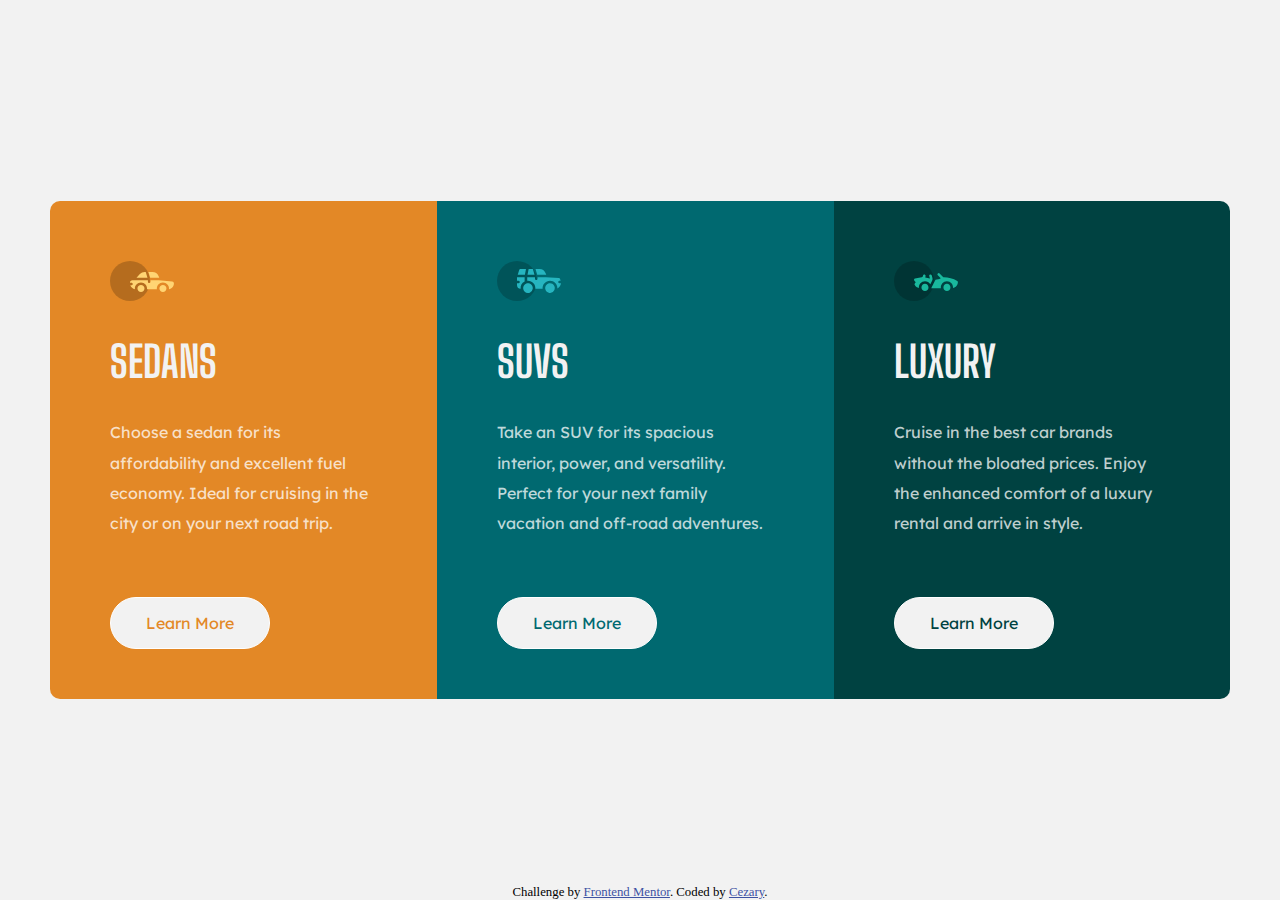
<file: 3-column preview card component/index.html>
<!DOCTYPE html>
<html lang="en">

<head>
  <meta charset="UTF-8">
  <meta name="viewport" content="width=device-width, initial-scale=1.0">
  <link rel="icon" type="image/png" sizes="32x32" href="./images/favicon-32x32.png">
  <title>Frontend Mentor | 3-column preview card component</title>
  <link rel="stylesheet" href="style.css">

</head>

<body>

  <div class="container">
    <div>
      <img src="./images/icon-sedans.svg" alt="">
      <h1>Sedans</h1>
      <p>Choose a sedan for its affordability and excellent fuel economy. Ideal for cruising in the city
        or on your next road trip.</p>
      <button>Learn More</button>
    </div>

    <div>
      <img src="./images/icon-suvs.svg" alt="">
      <h1>SUVS</h1>
      <p>Take an SUV for its spacious interior, power, and versatility. Perfect for your next family vacation
        and off-road adventures.</p>
      <button>Learn More</button>
    </div>

    <div>
      <img src="./images/icon-luxury.svg" alt="">
      <h1>Luxury</h1>
      <p>Cruise in the best car brands without the bloated prices. Enjoy the enhanced comfort of a luxury
        rental and arrive in style.</p>
      <button>Learn More</button>
    </div>
  </div>

  <div class="attribution">
    Challenge by <a href="https://www.frontendmentor.io?ref=challenge" target="_blank">Frontend Mentor</a>.
    Coded by <a href="#">Cezary</a>.
  </div>
</body>

</html>
</file>
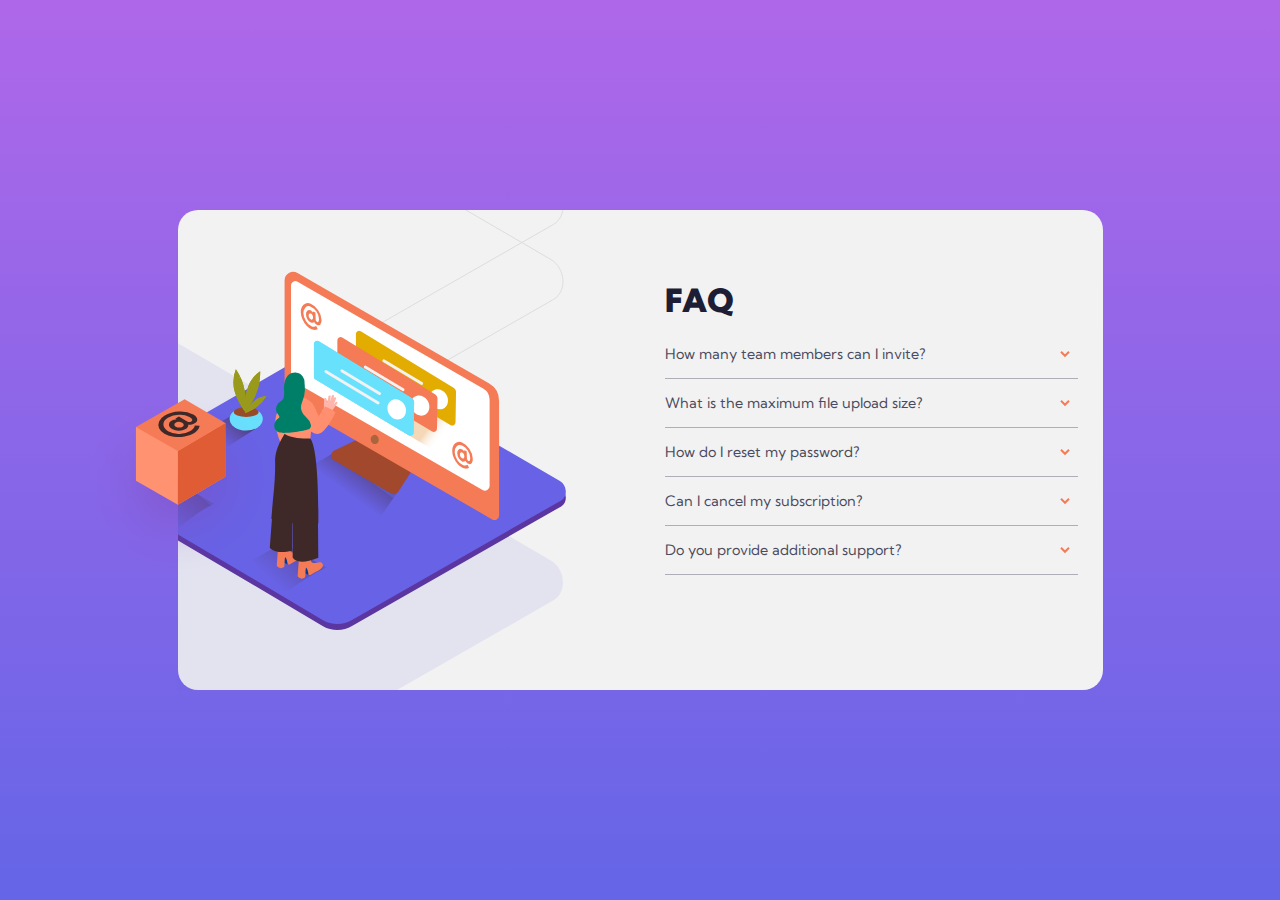
<file: FAQ-accordion-card-main/index.html>
<!DOCTYPE html>
<html lang="en">

<head>
  <meta charset="UTF-8">
  <meta name="viewport" content="width=device-width, initial-scale=1.0">
  <link rel="icon" type="image/png" sizes="32x32" href="./images/favicon-32x32.png">
  <link rel="stylesheet" href="./css/style.css">
  <title>Frontend Mentor | FAQ Accordion Card</title>
</head>

<body>
  <main>
    <img class="images__box-desktop" src="./images/illustration-box-desktop.svg" alt="box image">
    <section class="images">
      <img class="images__woman-mobile" src="./images/illustration-woman-online-mobile.svg" alt="woman mobile image">
      <img class="images__woman-desktop" src="./images/illustration-woman-online-desktop.svg" alt="woman desktop image">
    </section>
    <section class="faq">
      <h1 class="faq__header">FAQ</h1>
      <div class="faq__accordion">
        <p class="question">How many team members can I invite?</p>
        <p class="anserw">You can invite up to 2 additional users on the Free plan. There is no limit on team members
          for the Premium plan.</p>
      </div>
      <div class="faq__accordion">
        <p class="question">What is the maximum file upload size?</p>
        <p class="anserw">No more than 2GB. All files in your account must fit your allotted storage space.</p>
      </div>
      <div class="faq__accordion">
        <p class="question">How do I reset my password?</p>
        <p class="anserw">Click “Forgot password” from the login page or “Change password” from your profile page.
          A reset link will be emailed to you.</p>
      </div>
      <div class="faq__accordion">
        <p class="question">Can I cancel my subscription?</p>
        <p class="anserw">Yes! Send us a message and we’ll process your request no questions asked.</p>
      </div>
      <div class="faq__accordion">
        <p class="question">Do you provide additional support?</p>
        <p class="anserw">Chat and email support is available 24/7. Phone lines are open during normal business
          hours.</p>
      </div>
    </section>
  </main>
  <script>
    const faq = document.querySelector('.faq')
    faq.addEventListener('click', event => {
      if (event.target.parentNode.classList.contains('faq__accordion')) {
        event.target.parentNode.classList.toggle('active')
        faq.querySelectorAll('.faq__accordion').forEach(accordion => {
          if (accordion !== event.target.parentNode) {
            accordion.classList.remove('active')
          }
        })
      }
    })
  </script>
</body>

</html>
</file>
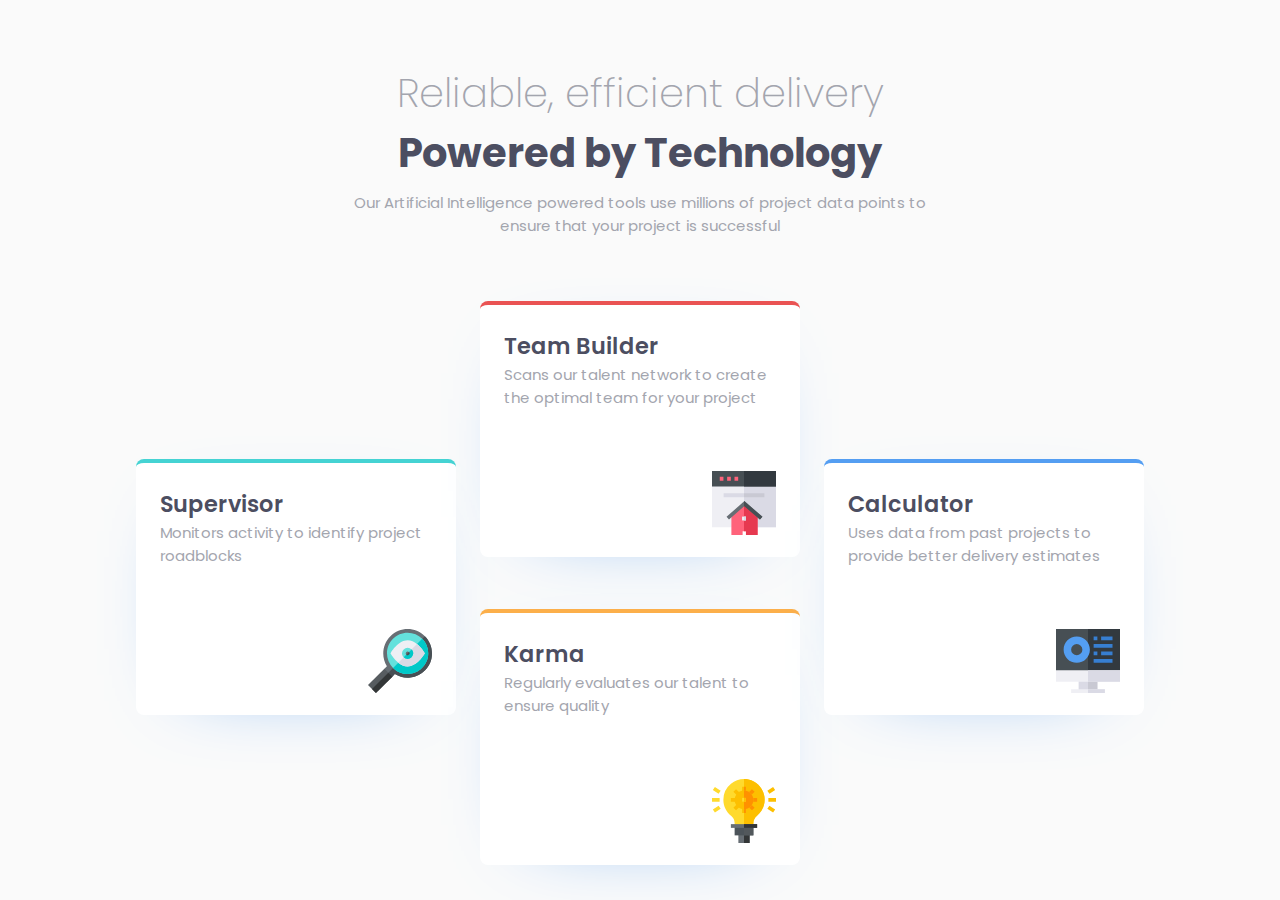
<file: Four card feature section/index.html>
<!DOCTYPE html>
<html lang="en">

<head>
  <meta charset="UTF-8">
  <meta name="viewport" content="width=device-width, initial-scale=1.0">
  <link rel="icon" type="image/png" sizes="32x32" href="./images/favicon-32x32.png">
  <link rel="stylesheet" href="style.css">
  <title>Frontend Mentor | Four card feature section</title>
</head>

<body>
  <div id="container">
    <main>
      <h1>
        <span>Reliable, efficient delivery</span>
        <span>Powered by Technology</span>
      </h1>

      <p>Our Artificial Intelligence powered tools use millions of project data points
        to ensure that your project is successful</p>

      <ul>
        <li>
          <p>Supervisor</p>
          <p>Monitors activity to identify project roadblocks</p>
          <img src=./images/icon-supervisor.svg alt="">
        </li>
        <li>
          <p>Team Builder</p>
          <p>Scans our talent network to create the optimal team for your project</p>
          <img src=./images/icon-team-builder.svg alt="">
        </li>
        <li>
          <p>Karma</p>
          <p>Regularly evaluates our talent to ensure quality</p>
          <img src=./images/icon-karma.svg alt="">
        </li>
        <li>
          <p>Calculator</p>
          <p>Uses data from past projects to provide better delivery estimates</p>
          <img src="./images/icon-calculator.svg" alt="">
        </li>
      </ul>
    </main>

    <!--<footer>
    <p class="attribution">
      Challenge by <a href="https://www.frontendmentor.io?ref=challenge" target="_blank">Frontend Mentor</a>.
      Coded by <a href="#">Your Name Here</a>.
    </p>
  </footer>-->
  </div>
</body>

</html>
</file>
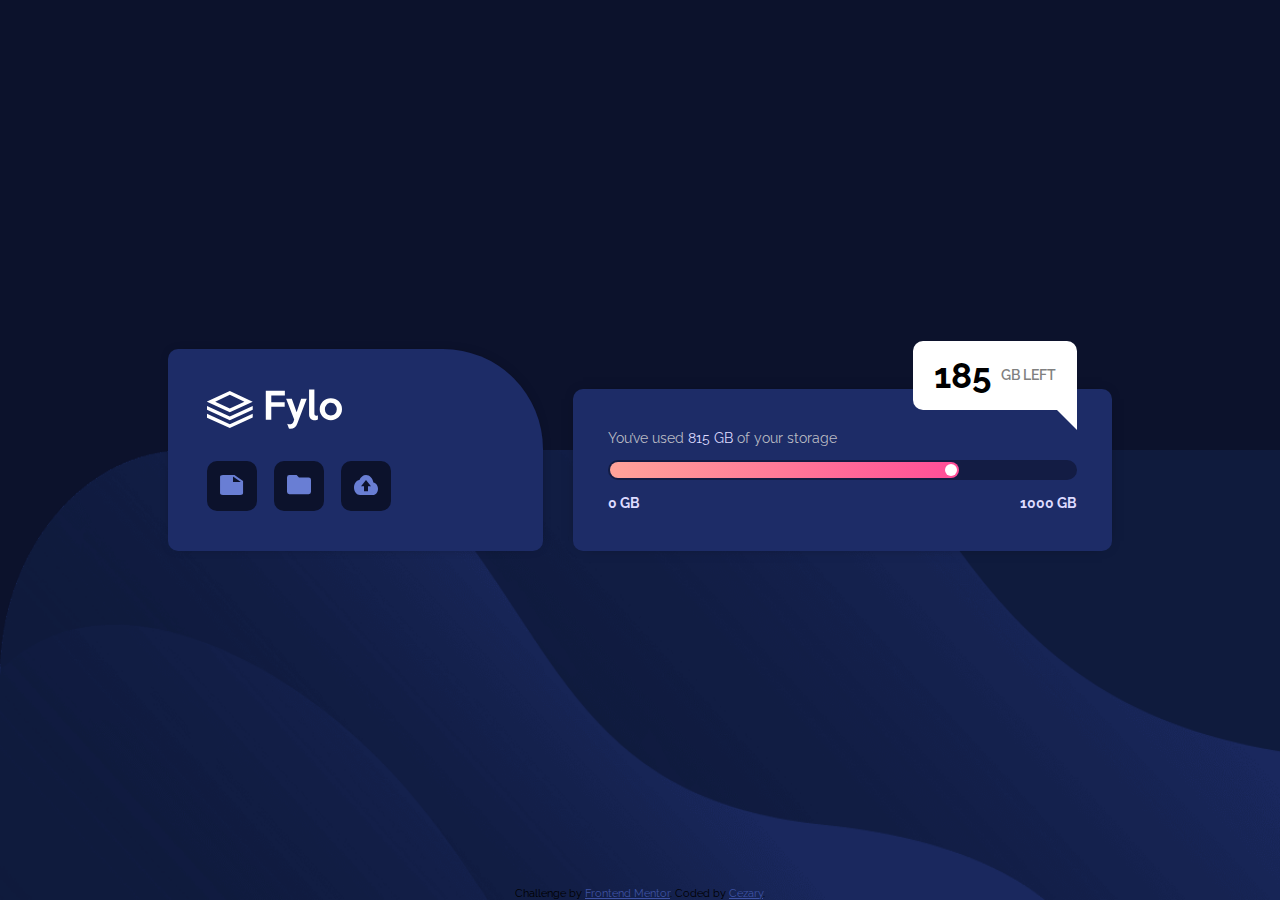
<file: Fylo data storage component/index.html>
<!DOCTYPE html>
<html lang="en">

<head>
  <meta charset="UTF-8">
  <meta name="viewport" content="width=device-width, initial-scale=1.0">
  <link rel="icon" type="image/png" sizes="32x32" href="./images/favicon-32x32.png">
  <link rel="stylesheet" href="css/style.css">
  <title>Frontend Mentor | Fylo data storage component</title>
  <style>

  </style>
</head>

<body>
  <main>
    <div id="fylo">
      <img id="fylo-logo" src="./images/logo.svg" alt="Fylo logo">

      <div id="buttons">
        <button id="document"><img id="icon-document" src="./images/icon-document.svg" alt="document"></button>
        <button id="folder"><img id="icon-folder" src="./images/icon-folder.svg" alt="folder"></button>
        <button id="upload"><img id="icon-upload" src="./images/icon-upload.svg" alt="upload"></button>
      </div>
    </div>
    <div id="progress-bar-container">
      <p id="used">You’ve used <span>815 GB</span> of your storage</p>

      <div id="progress-bar">
        <div id="progress">
          <div id="dot"></div>
        </div>
      </div>

      <div id="scale">
        <p id="min">0 GB</p>
        <p id="max">1000 GB</p>
      </div>

      <div id="cloud">
        <p id="gb-left"><span>185</span>GB Left</p>
      </div>
    </div>
  </main>
  <footer>
    <div class="attribution">
      Challenge by <a href="https://www.frontendmentor.io?ref=challenge" target="_blank">Frontend Mentor</a>.
      Coded by <a href="#">Cezary</a>.
    </div>
  </footer>
</body>

</html>
</file>
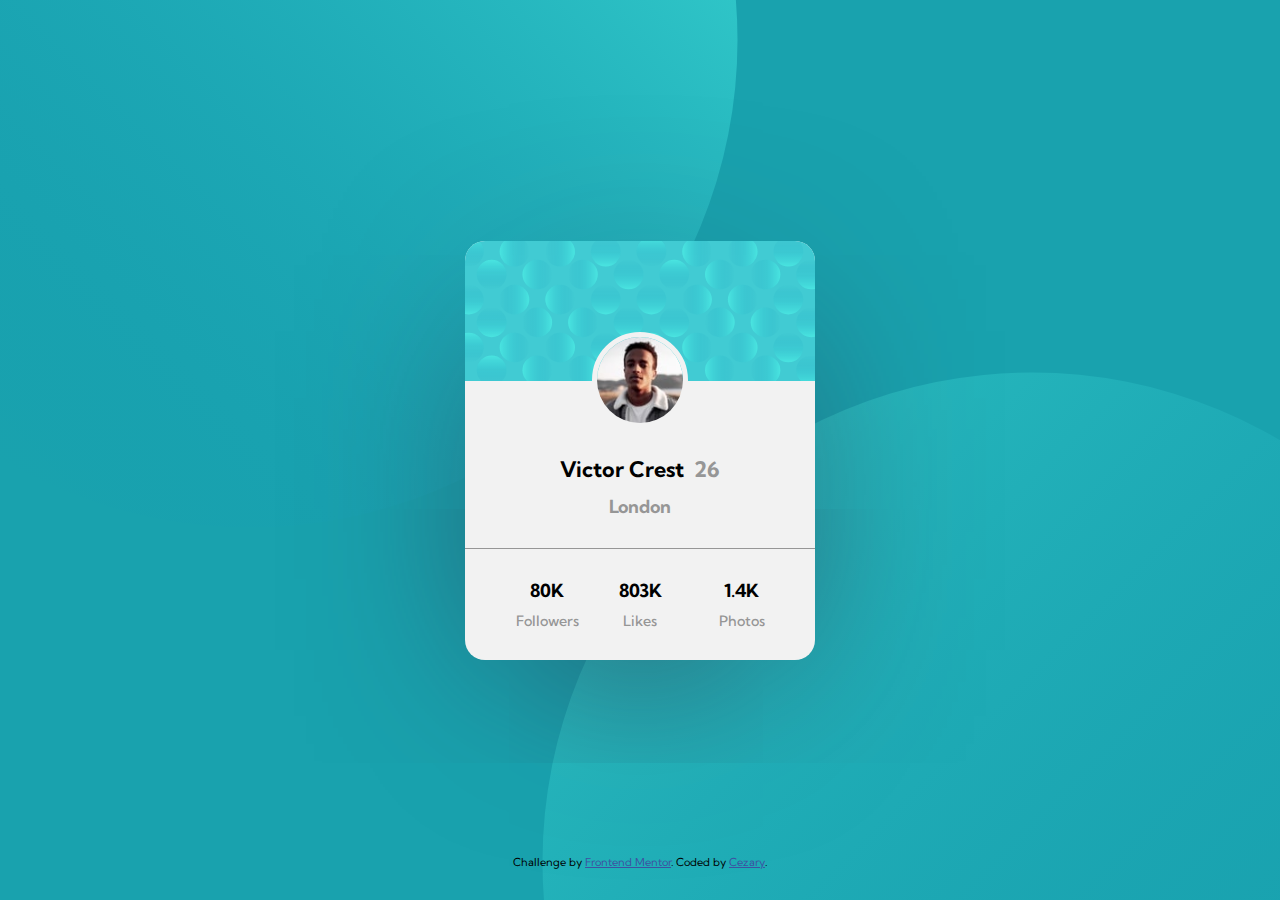
<file: Profile card component/index.html>
<!DOCTYPE html>
<html lang="en">

<head>
  <meta charset="UTF-8">
  <meta name="viewport" content="width=device-width, initial-scale=1.0">
  <link rel="icon" type="image/png" sizes="32x32" href="./images/favicon-32x32.png">
  <title>Frontend Mentor | Profile card component</title>
  <link rel="stylesheet" href="style.css">
  </style>
</head>

<body>
  <div class="wrapper">
    <svg width="978" height="978" xmlns="http://www.w3.org/2000/svg">
      <defs>
        <linearGradient x1="50%" y1=".779%" x2="50%" y2="100%" id="a">
          <stop stop-color="#0989B4" stop-opacity="0" offset="0%" />
          <stop stop-color="#53FFEE" offset="99.94%" />
        </linearGradient>
      </defs>
      <ellipse fill="url(#a)" transform="rotate(-135 489 489)" cx="489" cy="489" rx="489" ry="488" fill-rule="evenodd"
        opacity=".5" />
    </svg>
    <div class="container">
      <div class="imgs-part">
        <div class="background"></div>
        <img src="./images/image-victor.jpg" alt="">
      </div>
      <div class="middle-part">
        <h2>Victor Crest <span>26</span> </h2>
        <h3>London</h3>
      </div>
      <div class="statistic-part">
        <ul>
          <li>
            80K
            <span>Followers</span>
          </li>
          <li>
            803K
            <span>Likes</span>
          </li>
          <li>
            1.4K
            <span>Photos</span>
          </li>
        </ul>
      </div>
    </div>
    <svg width="978" height="978" xmlns="http://www.w3.org/2000/svg">
      <defs>
        <linearGradient x1="50%" y1=".779%" x2="50%" y2="100%" id="a">
          <stop stop-color="#0989B4" stop-opacity="0" offset="0%" />
          <stop stop-color="#53FFEE" offset="99.94%" />
        </linearGradient>
      </defs>
      <ellipse fill="url(#a)" transform="scale(1 -1) rotate(45 1669.55 0)" cx="489" cy="489" rx="489" ry="488"
        fill-rule="evenodd" opacity=".25" />
    </svg>
    <div class="attribution">
      Challenge by <a href="https://www.frontendmentor.io?ref=challenge" target="_blank">Frontend Mentor</a>.
      Coded by <a href="#">Cezary</a>.
    </div>
  </div>
</body>

</html>
</file>
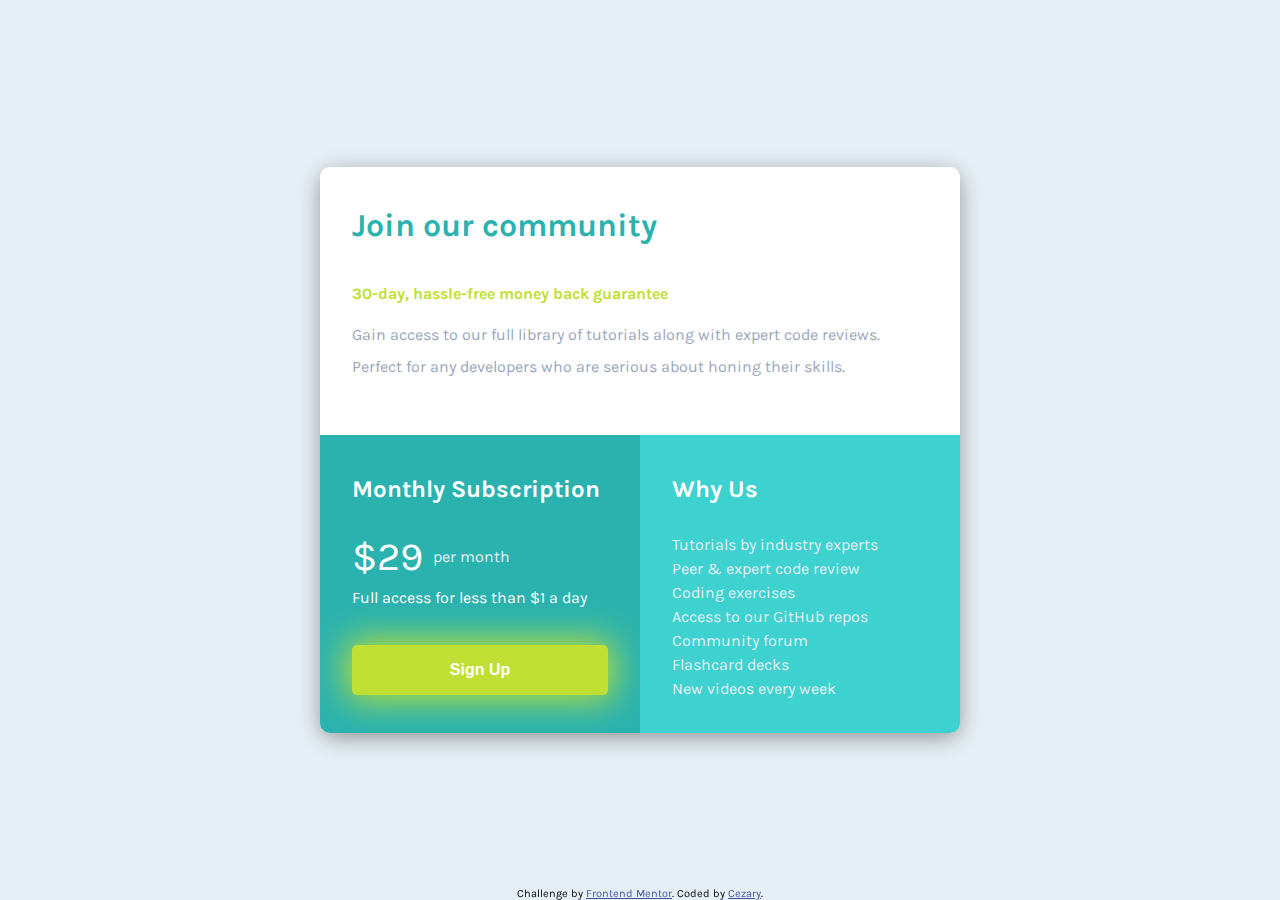
<file: Single price grid component/index.html>
<!DOCTYPE html>
<html lang="en">

<head>
  <meta charset="UTF-8">
  <meta name="viewport" content="width=device-width, initial-scale=1.0">
  <link rel="icon" type="image/png" sizes="32x32" href="./images/favicon-32x32.png">
  <title>Frontend Mentor | Single Price Grid Component</title>
  <link rel="stylesheet" href="main.css">
</head>

<body>
  <main>
  <div id="wrapper">
      <div id="top">
        <section>
          <h1>Join our community</h1>
          <p>30-day, hassle-free money back guarantee</p>
          <p>Gain access to our full library of tutorials along with expert code reviews.
            Perfect for any developers who are serious about honing their skills.</p>
        </section>
      </div>

      <div id="bottom-left">
        <section>
          <h2>Monthly Subscription</h2>
          <p><span>&dollar;29</span> <span>per month</span></p>
          <p>Full access for less than &dollar;1 a day</p>
          <button>Sign Up</button>
        </section>
      </div>

      <div id="bottom-right">
      <section>
      <h3>Why Us</h3>
      <ul>
        <li>Tutorials by industry experts</li>
        <li>Peer &amp; expert code review</li>
        <li>Coding exercises</li>
        <li>Access to our GitHub repos</li>
        <li>Community forum</li>
        <li>Flashcard decks</li>
        <li>New videos every week</li>
      </ul>
    </div>
    </section>
  </div>
</main>

  <footer>
    <p class="attribution">
      Challenge by <a href="https://www.frontendmentor.io?ref=challenge" target="_blank">Frontend Mentor</a>.
      Coded by <a href="#">Cezary</a>.
    </p>
  </footer>
</body>

</html>
</file>
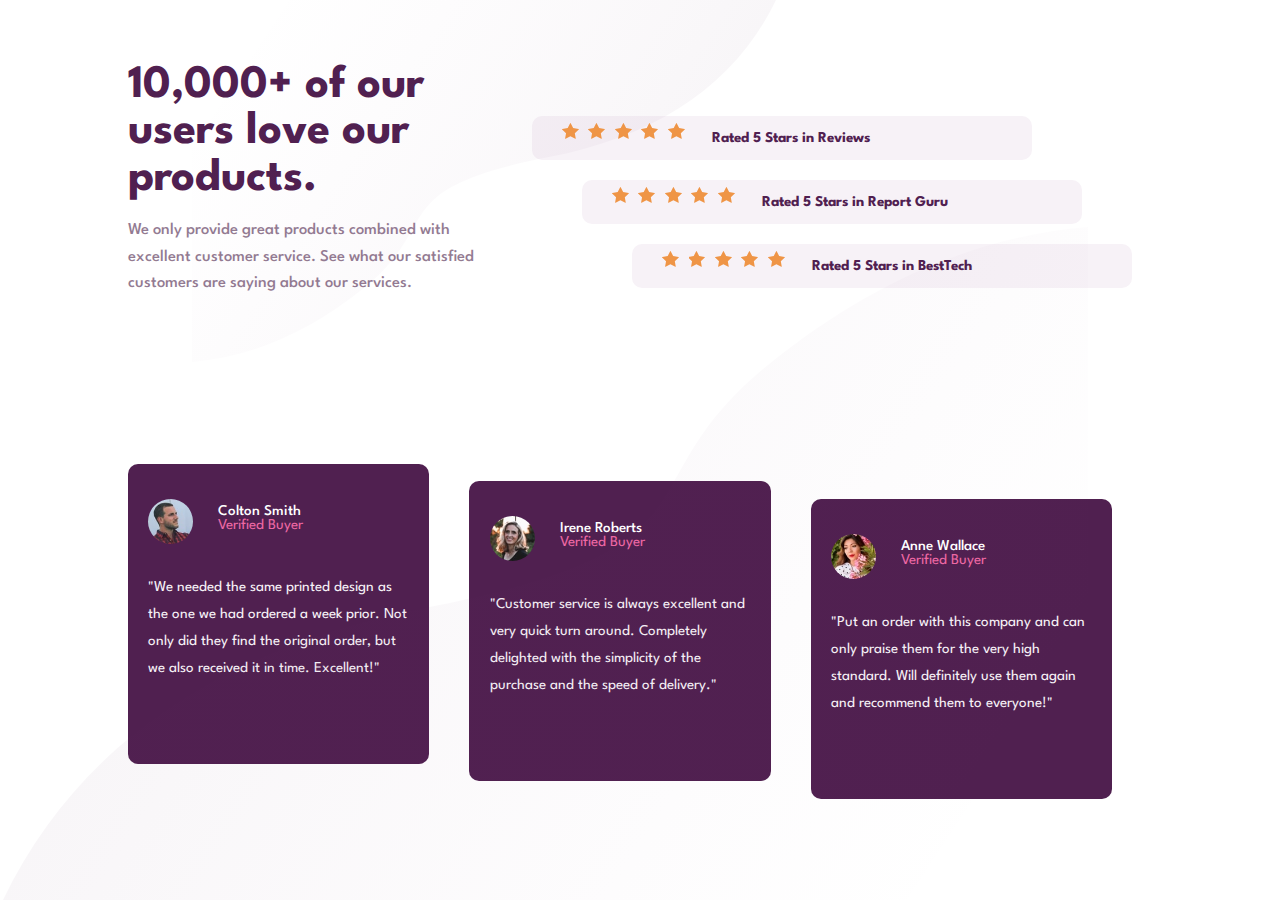
<file: Social proof section/index.html>
<!DOCTYPE html>
<html lang="en">

<head>
  <meta charset="UTF-8" />
  <meta name="viewport" content="width=device-width, initial-scale=1.0" />
  <link rel="icon" type="image/png" sizes="32x32" href="./images/favicon-32x32.png" />
  <title>Frontend Mentor | Social proof section</title>
  <link rel="stylesheet" href="style.css">
</head>

<body>
  <main>
    <div class="background-imgs" id="top"></div>
    <div class="background-imgs" id="bottom"></div>
    <div id="container">
      <div id="describe">
        <h1>10,000+ of our users love our products.</h1>

        <p>We only provide great products combined with excellent customer service.
          See what our satisfied customers are saying about our services.</p>
      </div>
      <div id="ratings">
        <ul>
          <li>
            <div class="stars"></div>
            <p>Rated 5 Stars in Reviews</p>
          </li>
          <li>
            <div class="stars"></div>
            <p> Rated 5 Stars in Report Guru</p>
          </li>
          <li>
            <div class="stars"></div>
            <p>Rated 5 Stars in BestTech</p>
          </li>
        </ul>
      </div>

      <div id="reviews">
        <div class="review">
          <div class="person">
            <img class="person-img" src="./images/image-colton.jpg" alt="">
            <p class="reviewer">
              <span class="name">Colton Smith</span>
              Verified Buyer
            </p>
          </div>
          <div class="review-text">
            <blockquote cite="">
              <p>"We needed the same printed design as the one we had ordered a week prior.
                Not only did they find the original order, but we also received it in time.
                Excellent!"</p>
            </blockquote>
          </div>
        </div>
        <div class="review">
          <div class="person">
            <img class="person-img" src="./images/image-irene.jpg" alt="">
            <p class="reviewer">
              <span class="name">Irene Roberts</span>
              Verified Buyer
            </p>
          </div>
          <div class="review-text">
            <blockquote cite="">
              <p>"Customer service is always excellent and very quick turn around. Completely
                delighted with the simplicity of the purchase and the speed of delivery."</p>
            </blockquote>
          </div>
        </div>
        <div class="review">
          <div class="person">
            <img class="person-img" src="./images/image-anne.jpg" alt="">
            <p class="reviewer">
              <span class="name">Anne Wallace</span>
              Verified Buyer
            </p>
          </div>
          <div class="review-text">
            <blockquote cite="">
              <p>"Put an order with this company and can only praise them for the very high
                standard. Will definitely use them again and recommend them to everyone!"</p>
            </blockquote>
          </div>
        </div>
      </div>
    </div>
  </main>
  <!--<div class="attribution">
    Challenge by
    <a href="https://www.frontendmentor.io?ref=challenge" target="_blank">Frontend Mentor</a>. Coded by <a href="#">Your
      Name Here</a>.
  </div>-->
</body>

</html>
</file>
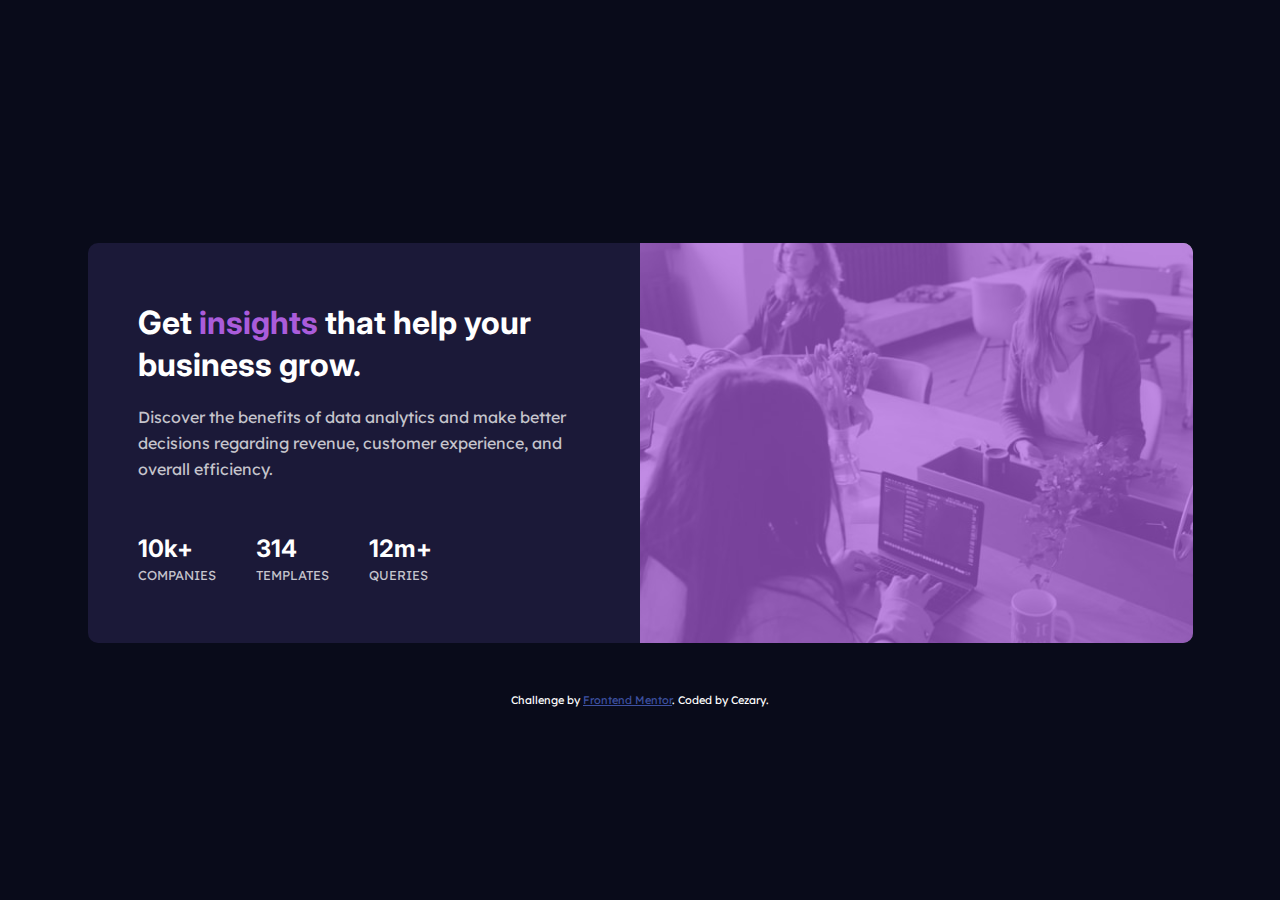
<file: Stats preview card component/index.html>
<!DOCTYPE html>
<html lang="en">

<head>
  <meta charset="UTF-8">
  <meta name="viewport" content="width=device-width, initial-scale=1.0">
  <link rel="icon" type="image/png" sizes="32x32" href="./images/favicon-32x32.png">
  <title>Frontend Mentor | Stats preview card component</title>
  <link rel="stylesheet" href="style.css">
  <meta name="theme-color" content="hsl(233, 47%, 7%)">
</head>

<body>
  <div class="container">
    <div class="card-part">
      <h1>Get <span>insights</span> that help your business grow.</h1>

      <p>Discover the benefits of data analytics and make better decisions
        regarding revenue, customer
        experience, and overall efficiency.</p>

      <ul>
        <li><span>10k+</span> companies</li>
        <li><span>314</span> templates</li>
        <li><span>12m+</span> queries</li>
      </ul>
    </div>

    <div class="img-part">
      <div class="overlay"></div>
    </div>
  </div>

  <div class="attribution">
    Challenge by <a href="https://www.frontendmentor.io?ref=challenge" target="_blank">Frontend Mentor</a>.
    Coded by Cezary<a href="#"></a>.
  </div>
</body>

</html>
</file>
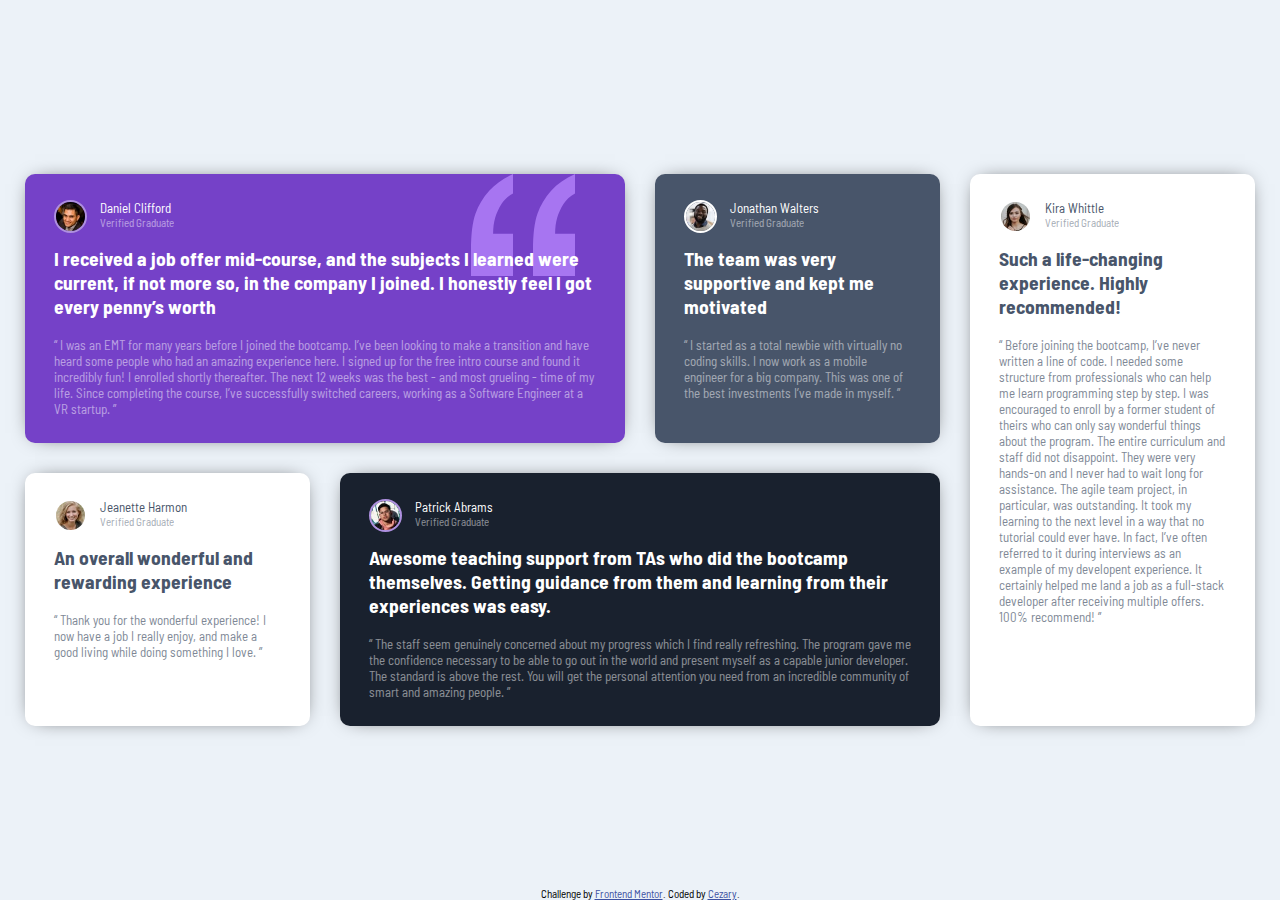
<file: Testimonials grid section/index.html>
<!DOCTYPE html>
<html lang="en">

<head>
  <meta charset="UTF-8">
  <meta name="viewport" content="width=device-width, initial-scale=1.0">
  <link rel="icon" type="image/png" sizes="32x32" href="./images/favicon-32x32.png">
  <link rel="stylesheet" href="css/style.css">
  <title>Frontend Mentor | [Challenge Name Here]</title>
</head>

<body>
  <main>
    <div id="daniel">
      <blockquote>
        <div class="split">
          <img class="avatar" src="./images/image-daniel.jpg" alt="Daniel avatar">
          <div>
            <p class="name">Daniel Clifford</p>
            <p class="status">Verified Graduate</p>
          </div>
        </div>
        <h2 class="conclusion">I received a job offer mid-course, and the subjects I learned were current, if not more
          so,
          in the company I joined. I honestly feel I got every penny’s worth</h2>
        <p class="review"> “ I was an EMT for many years before I joined the bootcamp. I’ve been looking to make a
          transition and have heard some people who had an amazing experience here. I signed up
          for the free intro course and found it incredibly fun! I enrolled shortly thereafter.
          The next 12 weeks was the best - and most grueling - time of my life. Since completing
          the course, I’ve successfully switched careers, working as a Software Engineer at a VR startup. ”</p>
      </blockquote>
    </div>
    <div id="jonathan">
      <blockquote>
        <div class="split">
          <img class="avatar" src="./images/image-jonathan.jpg" alt="Jonathan avatar">
          <div>
            <p class="name">Jonathan Walters</p>
            <p class="status">Verified Graduate</p>
          </div>
        </div>
        <h2 class="conclusion">The team was very supportive and kept me motivated</h2>
        <p class="review">“ I started as a total newbie with virtually no coding skills. I now work as a mobile
          engineer for a big company. This was one of the best investments I’ve made in myself. ”</p>
      </blockquote>
    </div>
    <div id="jeanette">
      <blockquote>
        <div class="split">
          <img class="avatar" src="./images/image-jeanette.jpg" alt="Jeanette avatar">
          <div>
            <p class="name">Jeanette Harmon</p>
            <p class="status">Verified Graduate</p>
          </div>
        </div>
        <h2 class="conclusion">An overall wonderful and rewarding experience</h2>
        <p class="review">“ Thank you for the wonderful experience! I now have a job I really enjoy, and make a good
          living
          while doing something I love. ”</p>
      </blockquote>
    </div>
    <div id="patrick">
      <blockquote>
        <div class="split">
          <img class="avatar" src="./images/image-patrick.jpg" alt="Patrick avatar">
          <div>
            <p class="name">Patrick Abrams</p>
            <p class="status">Verified Graduate</p>
          </div>
        </div>
        <h2 class="conclusion">Awesome teaching support from TAs who did the bootcamp themselves. Getting guidance from
          them and learning from their experiences was easy.</h2>
        <p class="review">“ The staff seem genuinely concerned about my progress which I find really refreshing. The
          program gave me the confidence necessary to be able to go out in the world and present myself as a capable
          junior developer. The standard is above the rest. You will get the personal attention you need from
          an incredible community of smart and amazing people. ”</p>
      </blockquote>
    </div>
    <div id="kira">
      <blockquote>
        <div class="split">
          <img class="avatar" src="./images/image-kira.jpg" alt="Kira avatar">
          <div>
            <p class="name">Kira Whittle</p>
            <p class="status">Verified Graduate</p>
          </div>
        </div>
        <h2 class="conclusion">Such a life-changing experience. Highly recommended!</h2>
        <p class="review"> “ Before joining the bootcamp, I’ve never written a line of code. I needed some structure
          from professionals who can help me learn programming step by step. I was encouraged to enroll by a former
          student of theirs who can only say wonderful things about the program. The entire curriculum and staff
          did not disappoint. They were very hands-on and I never had to wait long for assistance. The agile team
          project, in particular, was outstanding. It took my learning to the next level in a way that no tutorial
          could ever have. In fact, I’ve often referred to it during interviews as an example of my developent
          experience. It certainly helped me land a job as a full-stack developer after receiving multiple offers.
          100% recommend! ”</p>
      </blockquote>
    </div>
  </main>

  <footer>
    <div class="attribution">
      Challenge by <a href="https://www.frontendmentor.io?ref=challenge" target="_blank">Frontend Mentor</a>.
      Coded by <a href="#">Cezary</a>.
    </div>
  </footer>
</body>

</html>
</file>
<file: 3-column preview card component/style.css>
@import url("https://fonts.googleapis.com/css2?family=Lexend+Deca&display=swap");
@import url("https://fonts.googleapis.com/css2?family=Big+Shoulders+Display:wght@700&display=swap");

:root {
  --bright-orange: hsl(31, 77%, 52%);
  --dark-cyan: hsl(184, 100%, 22%);
  --very-dark-cyan: hsl(179, 100%, 13%);
  --transparent-white: hsla(0, 0%, 100%, 0.75);
  --very-light-gray: hsl(0, 0%, 95%);
}

* {
  padding: 0;
  margin: 0;
  box-sizing: border-box;
}

body {
  display: flex;
  background-color: var(--very-light-gray);
}

.container {
  display: flex;
  flex-direction: column;
  border-radius: 10px;
  margin: 50px;
  overflow: hidden;
  width: 1440px;
}

.container img {
  margin: 0px 0 30px 0px;
  width: 64px;
  height: 40px;
}

.container h1 {
  color: var(--very-light-gray);
  font-family: "Big Shoulders Display", cursive;
  font-weight: 700;
  font-size: 2.7em;
  text-transform: uppercase;
  margin-bottom: 30px;
}

.container p {
  font-family: "Lexend Deca", sans-serif;
  color: var(--transparent-white);
  line-height: 1.9;
  font-size: 1em;
  margin-bottom: 60px;
}

.container button {
  background-color: var(--very-light-gray);
  color: inherit;
  border-radius: 30px;
  padding: 15px 35px 15px 35px;
  font-size: 1em;
  font-family: "Lexend Deca", sans-serif;
  position: absolute;
  bottom: 0;
  margin: 0 0 50px 0px;
  border: none;
  cursor: pointer;
  border: 1px solid white;
}

.container button:focus {
  outline: none;
}

.container button:hover {
  background-color: transparent;
  color: var(--very-light-gray);
  border: 1px solid var(--very-light-gray);
}

.container > div {
  position: relative;
  padding: 60px;
}

.container > :nth-child(1) {
  background-color: var(--bright-orange);
  color: var(--bright-orange);
}

.container > :nth-child(2) {
  background-color: var(--dark-cyan);
  color: var(--dark-cyan);
}

.container > :nth-child(3) {
  background-color: var(--very-dark-cyan);
  color: var(--very-dark-cyan);
}

.attribution {
  align-self: flex-end;
  font-size: 0.8em;
  text-align: center;
  position: absolute;
}
.attribution a {
  color: hsl(228, 45%, 44%);
}

@media (min-width: 768px) {
  body {
    display: flex;
    align-items: center;
    justify-content: center;
    min-height: 100vh;
  }

  .container {
    display: flex;
    flex-direction: row;
  }

  .container > div {
    padding: 60px;
  }

  .container p {
    margin-bottom: 100px;
  }

  .container button {
    margin: 0 0 50px 0px;
  }

  @media (min-width: 992px) {
    .container button {
      margin: 0 0 50px 0px;
    }
  }
}
</file>
<file: FAQ-accordion-card-main/css/style.css>
@import url("https://fonts.googleapis.com/css2?family=Kumbh+Sans:wght@400;600&display=swap");
* {
  box-sizing: border-box;
  margin: 0;
  padding: 0;
}

body {
  align-items: center;
  background-image: linear-gradient(#af67e9, #6565e7);
  background-size: 100%;
  display: flex;
  font-family: "Kumbh Sans", sans-serif;
  justify-content: center;
  min-height: 100vh;
  padding: 20px;
}

main {
  background-color: #f2f2f2;
  border-radius: 20px;
  max-width: 480px;
  width: 100%;
}

.images {
  background-image: url("../images/bg-pattern-mobile.svg");
  background-position: top center;
  background-repeat: no-repeat;
  background-size: min(240px, 100%) min(104px, 100%);
  margin-bottom: 25px;
  min-height: 104px;
  position: relative;
}
.images__woman-mobile {
  display: block;
  height: auto;
  left: 50%;
  max-width: 266px;
  position: absolute;
  top: max(-110px, -28vh);
  transform: translateX(-55%);
  width: 100%;
}
.images__woman-desktop {
  display: none;
}
.images__box-desktop {
  display: none;
}

.faq {
  padding-left: 25px;
  padding-right: 25px;
  margin-bottom: 45px;
}
.faq__header {
  color: #1d1e35;
  font-size: 2rem;
  font-weight: 900;
  margin-bottom: 25px;
  text-align: center;
}
.faq__accordion {
  border-bottom: 1px #aeaeb7 solid;
}
.faq__accordion .question {
  color: #4a4b5e;
  cursor: pointer;
  font-size: 0.9rem;
  margin-top: 15px;
  padding-bottom: 15px;
  position: relative;
}
.faq__accordion .question:hover {
  color: #f47c57;
}
.faq__accordion .question::after {
  content: url("../images/icon-arrow-down.svg");
  left: 95%;
  margin-left: 3px;
  position: absolute;
  top: -1px;
  transition: transform 300ms linear;
}
.faq__accordion .anserw {
  color: #787887;
  font-size: 0.8rem;
  height: 0;
  overflow: hidden;
  transition: 0.5s;
  width: 90%;
}
.faq__accordion.active .question {
  color: #1d1e35;
  font-weight: 900;
}
.faq__accordion.active .question::after {
  content: url("../images/icon-arrow-down.svg");
  position: absolute;
  top: 1px;
  transform: scaleY(-1);
}
.faq__accordion.active .anserw {
  cursor: pointer;
  height: 3rem;
  margin-bottom: 10px;
}

@media (min-width: 56.25em) {
  main {
    align-items: center;
    display: flex;
    max-width: 925px;
    min-height: 480px;
    position: relative;
    z-index: 1;
  }

  .images {
    align-items: center;
    background-image: url("../images/bg-pattern-desktop.svg");
    background-position: 115% 65%;
    background-repeat: no-repeat;
    background-size: 966px 945px;
    display: flex;
    margin-bottom: 0px;
    min-height: 480px;
    overflow: hidden;
    position: relative;
    width: 50%;
  }
  .images__woman-mobile {
    display: none;
  }
  .images__woman-desktop {
    display: block;
    left: -18%;
    position: absolute;
  }
  .images__box-desktop {
    display: block;
    left: -10%;
    position: absolute;
    top: 39%;
    z-index: 1;
  }

  .faq {
    width: 50%;
  }
  .faq__header {
    text-align: left;
  }
}/*# sourceMappingURL=style.css.map */
</file>
<file: Four card feature section/style.css>
@import url("https://fonts.googleapis.com/css2?family=Poppins:wght@200;400;600&display=swap");

:root {
  --red: hsl(0, 78%, 62%);
  --cyan: hsl(180, 62%, 55%);
  --orange: hsl(34, 97%, 64%);
  --blue: hsl(212, 86%, 64%);
  --very-dark-blue: hsl(234, 12%, 34%);
  --grayish-blue: hsl(229, 6%, 66%);
  --very-light-gray: hsl(0, 0%, 98%);
}

* {
  margin: 0;
  padding: 0;
  box-sizing: border-box;
}

body {
  font-size: 0.9375em;
  font-family: "Poppins", sans-serif;
  padding-top: 1em;
  background-color: var(--very-light-gray);
}

#container {
  margin: 0 auto;
  padding: 0 32px;
}

h1 {
  text-align: center;
  margin-bottom: 0.5rem;
  margin-left: auto;
  margin-right: auto;
  display: flex;
  flex-direction: column;
}

h1 span:nth-of-type(1) {
  color: var(--grayish-blue);
  font-weight: 200;
}

h1 span:nth-of-type(2) {
  color: var(--very-dark-blue);
}

main > p {
  color: var(--grayish-blue);
  text-align: center;
  margin-left: auto;
  margin-right: auto;
  max-width: 40em;
  margin-bottom: 64px;
}

ul {
  list-style-type: none;
}

ul li {
  display: flex;
  flex-direction: column;
  position: relative;
  max-width: 20rem;
  min-height: 16rem;
  max-height: 18rem;
  margin-right: auto;
  margin-left: auto;
  background-color: white;
  border-radius: 8px;
  box-shadow: 0 16px 80px -56px var(--blue);
  padding: 24px;
  margin-bottom: 24px;
}

ul li p:nth-of-type(1) {
  color: var(--very-dark-blue);
  font-size: 1.4rem;
  font-weight: 600;
}

ul li p:nth-of-type(2) {
  color: var(--grayish-blue);
  margin-bottom: 32px;
}

ul li img {
  width: 4rem;
  height: 4rem;
  align-self: flex-end;
  position: absolute;
  bottom: 0;
  margin-bottom: 1.5em;
}

ul li:nth-of-type(1) {
  border-top: 4.8px solid var(--cyan);
}

ul li:nth-of-type(2) {
  border-top: 4.8px solid var(--red);
}

ul li:nth-of-type(3) {
  border-top: 4.8px solid var(--orange);
}

ul li:nth-of-type(4) {
  border-top: 4.8px solid var(--blue);
}

.attribution {
  font-size: 11px;
  text-align: center;
}
.attribution a {
  color: hsl(228, 45%, 44%);
}

@media (min-width: 60em) {
  #container {
    margin-top: 48px;
  }

  h1 {
    font-size: 2.5rem;
  }

  ul {
    max-width: 100%;
    display: grid;
    grid-column-gap: 2%;
    grid-row-gap: 5%;
    justify-content: center;
  }

  ul li:nth-of-type(1),
  ul li:nth-of-type(4) {
    transform: translateY(calc(50% + 2em));
  }

  ul li:nth-of-type(3) {
    grid-column-start: 2;
  }

  ul li:nth-of-type(4) {
    grid-column-start: 3;
    grid-row-start: 1;
  }

  ul li {
    position: relative;
    overflow: hidden;
  }

  ul li p {
    z-index: 1;
  }
}
</file>
<file: Fylo data storage component/css/style.css>
@import url("https://fonts.googleapis.com/css2?family=Raleway:wght@400;700&display=swap");
* {
  box-sizing: border-box;
  margin: 0;
  padding: 0;
}

:root {
  font-size: 0.875em;
}

body {
  font-family: "Raleway", sans-serif;
  background-color: #0c122c;
  background-image: url("../images/bg-mobile.png");
  background-repeat: no-repeat;
  background-size: cover;
  padding-right: 20px;
  padding-left: 20px;
  min-height: 100vh;
  min-width: 100vw;
  display: flex;
  align-items: center;
  justify-content: center;
  position: relative;
}

main {
  width: 100%;
}

#fylo,
#progress-bar-container {
  background-color: #1d2c67;
  max-width: 33.9285em;
  width: 100%;
  margin-left: auto;
  margin-right: auto;
  box-shadow: 0px 0px 15px -10px #000000;
}

#fylo {
  margin-bottom: 15px;
  padding: 2.85em 2.85em;
  border-radius: 10px 100px 10px 10px;
}
#fylo #fylo-logo {
  margin-bottom: 2.14em;
  width: 9.642em;
  height: 2.857em;
}

#buttons {
  display: flex;
  column-gap: 1.2em;
}
#buttons button {
  background-color: #0c122c;
  border-radius: 10px;
  border: none;
  width: 3.57rem;
  height: 3.57rem;
}
#buttons button img {
  width: 1.714rem;
  height: 1.428rem;
}

#used {
  color: #bbbcc4;
  margin-bottom: 1em;
}
#used span {
  color: #dddbff;
}

#progress-bar-container {
  padding: 2.14em 2.14em 3.57em 2.14em;
  border-radius: 10px;
  position: relative;
  text-align: center;
}
#progress-bar-container #progress-bar {
  background-color: #131c44;
  border-radius: 10px;
  height: 20px;
  width: 100%;
  padding: 2px;
  position: relative;
}
#progress-bar-container #progress-bar #progress {
  width: 75%;
  height: 100%;
  background-image: linear-gradient(to right, #ffa399, #ff4d97);
  border-radius: 10px;
  display: flex;
  justify-content: flex-end;
  align-items: center;
}
#progress-bar-container #progress-bar #progress #dot {
  background-color: #fff;
  width: 12px;
  height: 12px;
  border-radius: 50%;
  margin-right: 2px;
}

#scale {
  display: flex;
  justify-content: space-between;
  margin-top: 15px;
}
#scale #min,
#scale #max {
  display: inline-block;
  font-size: 1em;
  color: #dddbff;
  font-weight: 700;
}

#cloud {
  text-align: center;
  background-color: #fff;
  padding: 1em 1.5em;
  border-radius: 10px;
  position: absolute;
  max-width: 12.857em;
  left: 0;
  right: 0;
  margin-left: auto;
  margin-right: auto;
  bottom: -20%;
}
#cloud::after {
  content: "";
  right: 0;
  top: 100%;
  position: absolute;
  border-top: 20px solid #fff;
  border-left: 20px solid transparent;
  visibility: hidden;
}
#cloud #gb-left {
  color: gray;
  display: flex;
  justify-content: center;
  align-items: center;
  text-transform: uppercase;
  font-weight: 600;
}
#cloud #gb-left span {
  font-size: 2.5em;
  font-weight: 700;
  color: #000;
  margin-right: 0.3em;
}

footer {
  position: absolute;
  bottom: 0;
}
footer .attribution {
  font-size: 11px;
  text-align: center;
}
footer .attribution a {
  color: #3e52a3;
}

@media (min-width: 62em) {
  body {
    background-image: url("../images/bg-desktop.png");
    background-size: 100% 50%;
    background-repeat: no-repeat;
    background-position: bottom;
  }

  main {
    display: flex;
    justify-content: center;
  }

  #fylo,
#progress-bar-container {
    margin: 0;
  }

  #fylo {
    max-width: 26.7857em;
    margin-right: 30px;
  }

  #progress-bar-container {
    max-width: 38.5714em;
    padding: 2.9em 2.5em;
    align-self: flex-end;
    text-align: left;
  }

  #cloud {
    margin: 0;
    left: auto;
    bottom: auto;
    top: -30%;
    border-radius: 10px 10px 0 10px;
    margin-right: 2.5em;
  }
  #cloud:after {
    visibility: visible;
  }
}/*# sourceMappingURL=style.css.map */
</file>
<file: Profile card component/style.css>
@import url("https://fonts.googleapis.com/css2?family=Kumbh+Sans&display=swap");

:root {
  --dark-cyan: hsl(185, 75%, 39%);
  --very-dark-blue: hsl(229, 23%, 23%);
  --dark-grayish-blue: hsl(227, 10%, 46%);
  --dark-gray: hsl(0, 0%, 59%);
}

* {
  padding: 0;
  margin: 0;
  box-sizing: border-box;
}

svg:nth-of-type(1) {
  position: absolute;
  top: -540px;
  left: -640px;
  animation: 1s ease-out 0s 1 svg-left;
}

svg:nth-of-type(2) {
  position: absolute;
  bottom: -540px;
  right: -640px;
  animation: 1s ease-out 0s 1 svg-right;
}

.wrapper {
  overflow: hidden;
  font-size: 18px;
  font-family: "Kumbh Sans", sans-serif;
  display: flex;
  align-items: center;
  justify-content: center;
  min-height: 100vh;
  position: relative;
}

body {
  background-color: var(--dark-cyan);
}

.container {
  background-color: hsl(0, 0%, 95%);
  z-index: 1;
  border-radius: 20px;
  overflow: hidden;
  margin: 10px;
  box-shadow: 0px 40px 200px -50px var(--very-dark-blue);
}

.container ul {
  list-style-type: none;
  display: flex;
  flex-direction: row;
  justify-content: center;
  border-top: 1px solid var(--dark-gray);
  padding: 30px 0 30px 0;
  text-align: center;
}

.container ul li span {
  display: block;
  font-weight: 500;
  font-size: 0.8em;
  color: var(--dark-gray);
  margin-top: 10px;
}

.container ul li {
  font-weight: 700;
  font-size: 1em;
}

.container ul li:nth-child(1) {
  margin-right: 20%;
}

.container ul li:nth-child(2) {
  align-self: center;
  position: absolute;
}

.container ul li:nth-child(3) {
  margin-left: 20%;
}

.container .imgs-part {
  position: relative;
  display: flex;
  flex-direction: row;
  justify-content: center;
  align-items: center;
  text-align: center;
}

.container .imgs-part .background {
  background: url("./images/bg-pattern-card.svg");
  width: 350px;
  height: 140px;
}

.container .imgs-part img {
  width: 96px;
  height: 96px;
  border: 5px solid hsl(0, 0%, 95%);
  border-radius: 50px;
  position: absolute;
  top: 65%;
}

.middle-part {
  display: flex;
  justify-content: center;
  align-items: center;
  flex-direction: column;
  padding-top: 75px;
  padding-bottom: 30px;
  text-align: center;
}

.middle-part h2 {
  font-size: 1.2em;
  font-weight: 700;
  margin-bottom: 13px;
}

.middle-part h3 {
  font-size: 1em;
  color: var(--dark-gray);
}

.middle-part h2 span {
  margin-left: 5px;
  color: var(--dark-gray);
}

.statistic-part {
  text-align: center;
}

.attribution {
  top: 95%;
  position: absolute;
  font-size: 11px;
  text-align: center;
}

.attribution a {
  color: hsl(228, 45%, 44%);
}

@media (min-width: 768px) {
  svg:nth-of-type(1) {
    position: absolute;
    top: -450px;
    left: -540px;
  }

  svg:nth-of-type(2) {
    position: absolute;
    bottom: -450px;
    right: -540px;
  }
}

@media (min-width: 1200px) {
  svg:nth-of-type(1) {
    top: -450px;
    left: -240px;
  }

  svg:nth-of-type(2) {
    bottom: -450px;
    right: -240px;
  }
}

@media (min-width: 1920px) {
  svg:nth-of-type(1) {
    top: -420px;
    left: 50px;
  }

  svg:nth-of-type(2) {
    bottom: -420px;
    right: 50px;
  }
}

@keyframes svg-left {
  0% {
    transform: translateX(-50%);
    opacity: 1.5;
  }
}

@keyframes svg-right {
  0% {
    transform: translateX(50%);
    opacity: 1.5;
  }
}
</file>
<file: Single price grid component/main.css>
@import url("https://fonts.googleapis.com/css2?family=Karla:wght@400;700&display=swap");
* {
  margin: 0;
  padding: 0;
  box-sizing: border-box;
}

html {
  font-size: 100%;
}

body {
  font-family: "Karla", sans-serif;
  background-color: #e5eff5;
  padding-top: 4em;
  padding-bottom: 4em;
  display: flex;
  justify-content: center;
  align-items: center;
  min-height: 100vh;
}

#wrapper {
  margin-right: 50px;
  margin-left: 50px;
  border-radius: 10px;
  box-shadow: 0px 5px 25px -3px gray;
  overflow: hidden;
}
#wrapper #top,
#wrapper #bottom-left,
#wrapper #bottom-right {
  max-width: 30em;
  width: 100%;
  margin-left: auto;
  margin-right: auto;
  padding: 2.5em 2em 2em 2em;
}
@media (min-width: 50em) {
  #wrapper #top,
#wrapper #bottom-left,
#wrapper #bottom-right {
    max-width: 40em;
  }
}
#wrapper #top {
  background-color: white;
}
#wrapper #top h1 {
  color: #2ab2af;
  margin-bottom: 1.25em;
}
#wrapper #top p:nth-of-type(1) {
  color: #c0df34;
  margin-bottom: 1em;
  font-weight: 700;
}
#wrapper #top p:nth-of-type(2) {
  color: #98a6bd;
  line-height: 2;
  margin-bottom: 1.25em;
}
#wrapper #bottom-left {
  background-color: #2ab2af;
}
#wrapper #bottom-left h2 {
  color: white;
  margin-bottom: 1.25em;
}
#wrapper #bottom-left p:nth-of-type(1) {
  color: #e5eff5;
  margin-bottom: 0.5em;
  display: flex;
  align-items: center;
}
#wrapper #bottom-left p:nth-of-type(1) span:nth-of-type(1) {
  color: white;
  font-size: 2.5rem;
}
#wrapper #bottom-left p:nth-of-type(1) span:nth-of-type(2) {
  margin-left: 10px;
}
#wrapper #bottom-left p:nth-of-type(2) {
  color: white;
  margin-bottom: 2.4em;
}
#wrapper #bottom-left button {
  width: 100%;
  max-width: 30em;
  display: block;
  margin-left: auto;
  margin-right: auto;
  background-color: #c0df34;
  color: white;
  padding: 1em 1em;
  font-weight: 700;
  font-size: 1em;
  border: none;
  box-shadow: 0px 0px 35px 5px #c0df34;
  border-radius: 5px;
}
#wrapper #bottom-left button:hover {
  background-color: #c7eb28;
}
#wrapper #bottom-left button:active {
  position: relative;
  top: 1px;
}
#wrapper #bottom-right {
  background-color: #3dd1cf;
}
#wrapper #bottom-right h3 {
  color: white;
  font-size: 1.5rem;
  margin-bottom: 1.25em;
}
#wrapper #bottom-right ul {
  list-style-type: none;
}
#wrapper #bottom-right ul li {
  color: #e5eff5;
  line-height: 1.5;
}
@media (min-width: 50em) {
  #wrapper {
    display: grid;
    grid-template-columns: repeat(2, 1fr);
    grid-template-rows: 0.5fr 1fr;
  }
  #wrapper #top {
    grid-column: 1/-1;
  }
  #wrapper #bottom-left {
    grid-column: 1/2;
  }
  #wrapper #bottom-right {
    grid-column: 2/2;
  }
}

footer {
  position: fixed;
  bottom: 0;
}
footer .attribution {
  font-size: 11px;
  text-align: center;
}
footer .attribution a {
  color: #3e52a3;
}/*# sourceMappingURL=main.css.map */
</file>
<file: Social proof section/style.css>
@import url("https://fonts.googleapis.com/css2?family=Spartan:wght@400;500;700&display=swap");

:root {
  font-size: 15px;
  font-family: "Spartan", sans-serif;
  --very-dark-magenta: hsl(300, 43%, 22%);
  --soft-pink: hsl(333, 80%, 67%);
  --dark-grayish-magenta: hsl(303, 10%, 53%);
  --light-grayish-magenta: hsl(300, 24%, 96%);
  --white: hsl(0, 0%, 100%);
}

* {
  padding: 0;
  margin: 0;
  box-sizing: border-box;
}

#container {
  margin: 90px 10% 0px 10%;
}

#top {
  background-image: url(./images/bg-pattern-top-mobile.svg);
  width: 374px;
  height: 232px;
  top: 0%;
  left: 20%;
}

#bottom {
  background-image: url(./images/bg-pattern-bottom-mobile.svg);
  width: 375px;
  height: 503px;
  bottom: -35%;
  right: 0%;
}

.background-imgs {
  position: absolute;
}

#container h1 {
  color: var(--very-dark-magenta);
  font-size: 2.5em;
  font-weight: 700;
  text-align: center;
  line-height: 1;
  padding: 0 40px 0 40px;
  margin-bottom: 15px;
}

#container #describe p {
  color: var(--dark-grayish-magenta);
  font-size: 1.1em;
  font-weight: 500;
  text-align: center;
  line-height: 1.6;
  padding: 0 40px 0 40px;
  margin-bottom: 35px;
}

#ratings {
  width: 100%;
}

#container #ratings ul {
  list-style-type: none;
  margin: 0px 20px 50px 20px;
}

#container #ratings ul li {
  background-color: var(--light-grayish-magenta);
  color: var(--very-dark-magenta);
  font-weight: 700;
  text-align: center;
  border-radius: 10px;
  padding: 15px 0 15px 0;
  margin-bottom: 10px;
}

#container #ratings ul li .stars {
  width: 130px;
  height: 16px;
  background-image: url(./images/icon-star2.svg);
  background-repeat: space;
  margin: 0 auto;
  margin-bottom: 15px;
}

#container #reviews {
  width: 100%;
}

#container #reviews .review {
  background-color: var(--very-dark-magenta);
  color: var(--white);
  border-radius: 10px;
  padding: 50px 70px 50px 45px;
  margin: 0px 20px 15px 20px;
  text-align: left;
}

#container #reviews .review .person {
  margin-bottom: 60px;
}

#container #reviews .review .person-img {
  height: 45px;
  width: 45px;
  border-radius: 50%;
  margin: -15px 0 0 0;
  position: absolute;
}

#container #reviews .review .reviewer {
  width: 120px;
  color: var(--soft-pink);
  margin: -10px 0 0 70px;
  position: absolute;
}

#container #reviews .review .reviewer .name {
  color: var(--white);
  font-weight: 500;
}

#container #reviews .review .review-text {
  color: var(--light-grayish-magenta);
  line-height: 1.8;
}

/*
.attribution {
  font-size: 11px;
  text-align: center;
}

.attribution a {
  color: hsl(228, 45%, 44%);
}
*/
@media (min-width: 767px) {
  #container #ratings ul li {
    margin: 0 auto;
    margin-bottom: 15px;
    width: 400px;
  }
}

@media (min-width: 1280px) {
  #container {
    display: flex;
    flex-wrap: wrap;
    align-items: center;
    justify-content: center;
    height: 100vh;
    margin: 0 10% 0% 10%;
  }

  #top {
    background-image: url(./images/bg-pattern-top-desktop.svg);
    width: 584px;
    height: 362px;
    top: 0%;
    left: 15%;
  }

  #bottom {
    background-image: url(./images/bg-pattern-bottom-desktop.svg);
    width: 1085px;
    height: 673px;
    bottom: 0%;
    right: 15%;
  }

  #container #describe {
    display: flex;
    flex-direction: column;
    width: 50%;
    padding: 0 14% 0 0;
    margin: -5% 0 -10% 0;
  }

  #container #describe h1 {
    font-size: 3.1em;
    text-align: left;
    padding: 0 0 0 0;
    margin: 0 0 15px 0;
  }

  #container #describe p {
    text-align: left;
    margin: 0 0 0 0;
    padding: 0 0 0 0;
    margin-bottom: 35px;
  }

  #container #ratings {
    display: flex;
    justify-content: flex-end;
    width: 50%;
    margin-bottom: -10%;
  }

  #container #ratings ul {
    margin: 30px 20px 10% 20px;
  }

  #container #ratings ul li {
    display: flex;
    align-items: center;
    width: 500px;
    text-align: left;
    padding: 15px 0px 15px 30px;
    margin-bottom: 4%;
  }

  #container #ratings ul li:nth-child(1) {
    margin-left: -100px;
  }

  #container #ratings ul li:nth-child(2) {
    margin-left: -50px;
  }

  #container #ratings ul li p {
    margin-left: 150px;
  }

  #container #ratings ul li .stars {
    position: absolute;
  }

  #container #reviews {
    display: flex;
    align-items: center;
    justify-content: center;
  }

  #container #reviews .review {
    width: 480px;
    padding: 50px 2% 50px 2%;
    margin: 0px 40px 15px 0px;
    text-align: left;
  }

  #container #reviews .review:nth-child(1) {
    height: 300px;
  }

  #container #reviews .review:nth-child(2) {
    height: 300px;
    margin-top: 35px;
  }

  #container #reviews .review:nth-child(3) {
    height: 300px;
    margin-top: 70px;
  }

  #container #reviews .review .person {
  }
}

@media (min-width: 2000px) {
  #container #describe {
    padding-top: 5%;
    padding-left: 13%;
  }

  #container #ratings {
    padding-right: 13%;
    margin-top: -5px;
  }

  #container h1 {
  }
}
</file>
<file: Stats preview card component/style.css>
@import url("https://fonts.googleapis.com/css2?family=Inter&display=swap");
@import url("https://fonts.googleapis.com/css2?family=Lexend+Deca&display=swap");

* {
  margin: 0;
  padding: 0;
  box-sizing: border-box;
}

body {
  background-color: hsl(233, 47%, 7%);
  font-family: "Lexend Deca", sans-serif;
}

.container {
  background-color: hsl(244, 38%, 16%);
  border-radius: 10px;
  margin: 50px 20px;
  padding: 0 0 20px;
  display: flex;
  flex-direction: column-reverse;
  text-align: center;
}

.container .img-part .overlay {
  background-color: hsla(277, 64%, 61%, 0.7);
  height: 400px;
  border-radius: 10px 10px 0 0;
}

.container .img-part {
  background: url("./images/image-header-desktop.jpg") no-repeat center/cover;
  height: 400px;
  border-radius: 10px 10px 0 0;
}

.container .card-part h1 {
  color: hsl(0, 0%, 100%);
  font-family: "Inter", sans-serif;
  font-weight: 700;
  line-height: 1.3;
  padding: 30px 40px 0 40px;
  margin-bottom: 20px;
}

.container .card-part h1 span {
  color: hsl(277, 64%, 61%);
  font-family: "Inter", sans-serif;
  font-weight: 700;
}

.container .card-part p {
  color: hsla(0, 0%, 100%, 0.75);
  line-height: 1.6;
  font-weight: 400;
  padding: 0 40px 0 40px;
  margin-bottom: 30px;
}

.container ul {
  list-style-type: none;
  text-transform: uppercase;
}

.container ul li {
  color: hsla(0, 0%, 100%, 0.75);
  font-weight: 400;
  font-size: 15px;
  line-height: 1.4;
  margin-top: 20px;
}

.container ul li span {
  display: block;
  font-family: "Inter", sans-serif;
  color: hsl(0, 0%, 100%);
  font-size: 24px;
  text-transform: lowercase;
  font-weight: 700;
}

.attribution {
  font-size: 11px;
  text-align: center;
  color: white;
}

.attribution a {
  color: hsl(228, 45%, 44%);
}

@media (min-width: 768px) {
  .container {
    display: flex;
    flex-direction: row;
    align-items: center;
    justify-content: center;
    padding: 0;
    text-align: left;
  }

  .container .img-part {
    min-width: 50%;
    min-height: 100%;
    border-radius: 0 10px 10px 0;
  }

  .container .img-part .overlay {
    border-radius: 0px 10px 10px 0px;
  }

  .container .card-part h1 {
    padding: 0 80px 0 50px;

    margin-bottom: 20px;
  }

  .container .card-part p {
    padding: 0 60px 0 50px;
    margin-bottom: 30px;
  }

  .container ul {
    display: flex;
    padding-left: 50px;
  }

  .container ul li {
    margin-right: 40px;
    font-size: 13px;
  }
}

@media (min-width: 992px) {
  body {
    display: flex;
    align-items: center;
    justify-content: center;
    min-height: 100vh;
    flex-direction: column;
  }

  .container {
    flex-direction: row;
  }
}
</file>
<file: Testimonials grid section/css/style.css>
@import url("https://fonts.googleapis.com/css2?family=Barlow+Semi+Condensed:wght@500;600&display=swap");
* {
  margin: 0;
  padding: 0;
  box-sizing: border-box;
}

:root {
  font-size: 0.8125rem;
}

body {
  font-family: "Barlow Semi Condensed", sans-serif;
  background-color: #ecf2f8;
  padding: 70px 25px;
  display: flex;
  align-items: center;
  justify-content: center;
  min-height: 100vh;
  position: relative;
}

main {
  display: grid;
  row-gap: 25px;
}

main > div {
  border-radius: 10px;
  padding: 2em 2.2em;
  max-width: 35em;
  box-shadow: 0px 0px 20px -10px #000000;
}

.split {
  display: flex;
  margin-bottom: 1em;
}

.avatar {
  border-radius: 50%;
  width: 2.538em;
  height: 2.538em;
  margin-right: 1em;
}

.status {
  font-size: 0.85rem;
}

.conclusion {
  margin-bottom: 1em;
}

#daniel .name,
#daniel .status,
#jonathan .name,
#jonathan .status,
#patrick .name,
#patrick .status {
  color: white;
}
#daniel .status,
#jonathan .status,
#patrick .status {
  opacity: 0.5;
}
#daniel .conclusion,
#daniel .review,
#jonathan .conclusion,
#jonathan .review,
#patrick .conclusion,
#patrick .review {
  color: white;
}
#daniel .review,
#jonathan .review,
#patrick .review {
  opacity: 0.5;
}

#jeanette .name,
#jeanette .status,
#kira .name,
#kira .status {
  color: #48556a;
}
#jeanette .status,
#kira .status {
  opacity: 0.5;
}
#jeanette .conclusion,
#jeanette .review,
#kira .conclusion,
#kira .review {
  color: #48556a;
}
#jeanette .review,
#kira .review {
  opacity: 0.7;
}

#daniel img,
#patrick img {
  border: 2px solid #ae90df;
}

#jeanette img,
#kira img,
#jonathan img {
  border: 2px solid white;
}

#daniel {
  background-color: #7541c8;
  background-image: url("../images/bg-pattern-quotation.svg");
  background-repeat: no-repeat;
  background-position: 90% top;
}

#jonathan {
  background-color: #48556a;
}

#jeanette {
  background-color: white;
}

#patrick {
  background-color: #19212e;
}

#kira {
  background-color: white;
}

footer {
  position: absolute;
  bottom: 0;
}
footer .attribution {
  font-size: 11px;
  text-align: center;
}
footer .attribution a {
  color: #3e52a3;
}

@media (min-width: 52em) {
  body {
    justify-content: center;
  }

  main {
    max-width: 110em;
    grid-template-columns: 1fr 1fr 1fr 1fr;
    grid-template-rows: auto auto;
    gap: 30px;
  }

  main > div {
    max-width: none;
  }

  #daniel {
    grid-column: 1/3;
  }

  #jonathan {
    grid-column: 3/4;
  }

  #kira {
    grid-column: 4/-1;
    grid-row: 1/-1;
  }

  #jeanette {
    grid-column: 1/1;
  }

  #patrick {
    grid-column: 2/4;
  }
}/*# sourceMappingURL=style.css.map */
</file>
